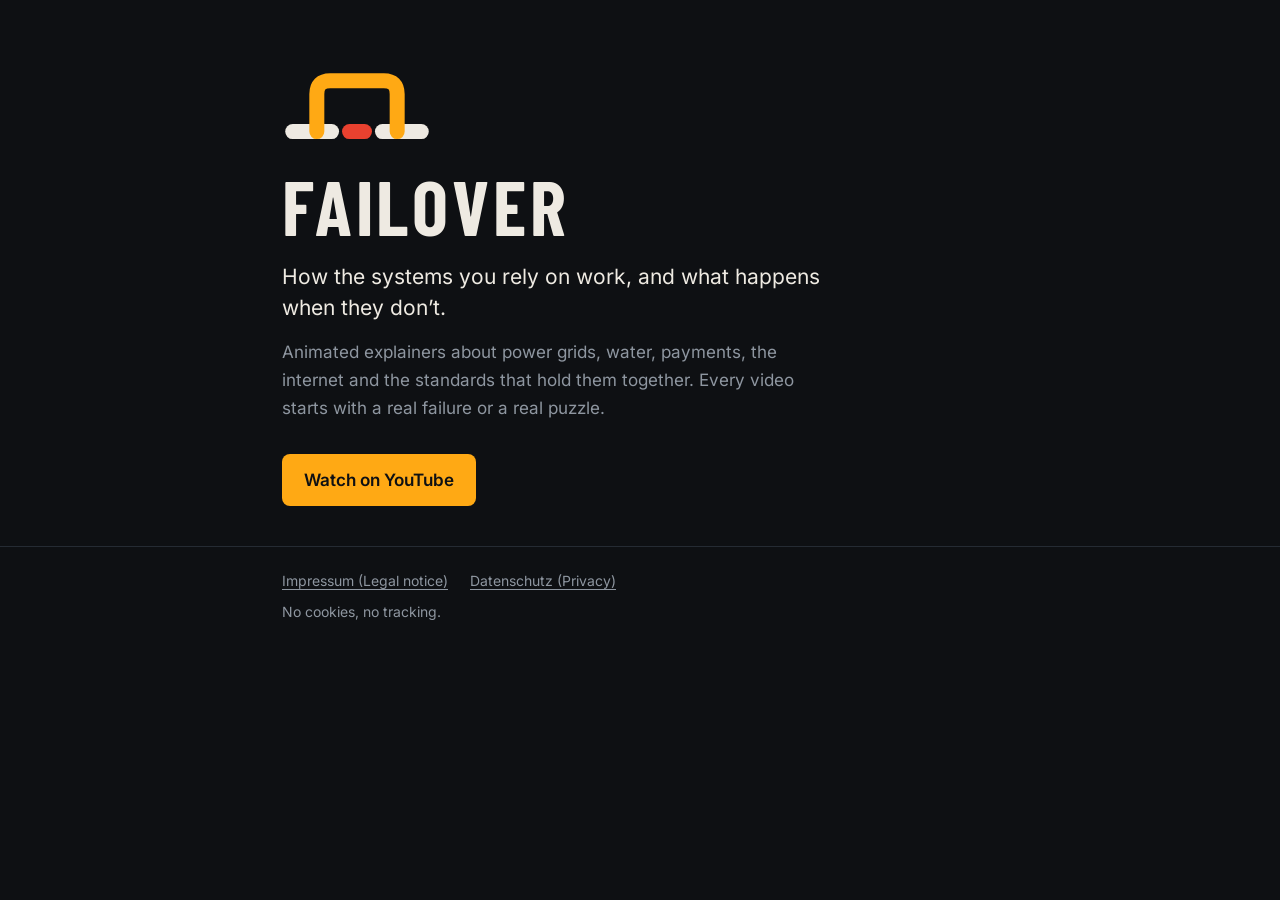
<file: index.html>
<!DOCTYPE html>
<html lang="en">
<head>
<meta charset="utf-8">
<meta name="viewport" content="width=device-width, initial-scale=1">
<meta http-equiv="Content-Security-Policy" content="default-src 'none'; style-src 'self'; font-src 'self'; img-src data:; base-uri 'none'; form-action 'none'">
<meta name="referrer" content="no-referrer">
<meta name="description" content="Failover: animated explainers about the systems you rely on, and what happens when they fail.">
<title>Failover</title>
<link rel="icon" href="data:image/svg+xml,%3Csvg xmlns='http://www.w3.org/2000/svg' viewBox='0 0 100 100'%3E%3Crect width='100' height='100' rx='22' fill='%230E1013'/%3E%3Cg fill='none' stroke-linecap='round' stroke-width='9'%3E%3Cpath d='M12 64H27M73 64H88' stroke='%23EEEAE2'/%3E%3Cpath d='M45 64H55' stroke='%23E8412F'/%3E%3Cpath d='M26 64V40Q26 31 35 31H65Q74 31 74 40V64' stroke='%23FFA914'/%3E%3C/g%3E%3C/svg%3E">
<link rel="stylesheet" href="css/site.css">
</head>
<body>
<main class="wrap home">
  <section class="hero">
    <svg viewBox="-280 -150 560 270" aria-hidden="true" focusable="false">
      <g fill="none" stroke-linecap="round" stroke-linejoin="round" stroke-width="56">
        <path d="M-240 80H-95" stroke="#EEEAE2"/>
        <path d="M-28 80H28" stroke="#E8412F"/>
        <path d="M95 80H240" stroke="#EEEAE2"/>
        <path d="M-150 80V-60Q-150 -110 -100 -110H100Q150 -110 150 -60V80" stroke="#FFA914"/>
      </g>
    </svg>
    <h1 class="big">Failover</h1>
    <p class="lead">How the systems you rely on work, and what happens when they don’t.</p>
    <p class="dimtext">Animated explainers about power grids, water, payments, the internet and the standards that hold them together. Every video starts with a real failure or a real puzzle.</p>
    <a class="btn" href="https://www.youtube.com/@failovertv">Watch on YouTube</a>
  </section>
</main>
<footer>
  <div class="wrap">
    <div class="links">
      <a href="impressum/">Impressum (Legal notice)</a>
      <a href="datenschutz/">Datenschutz (Privacy)</a>
    </div>
    <div>No cookies, no tracking.</div>
  </div>
</footer>
</body>
</html>
</file>
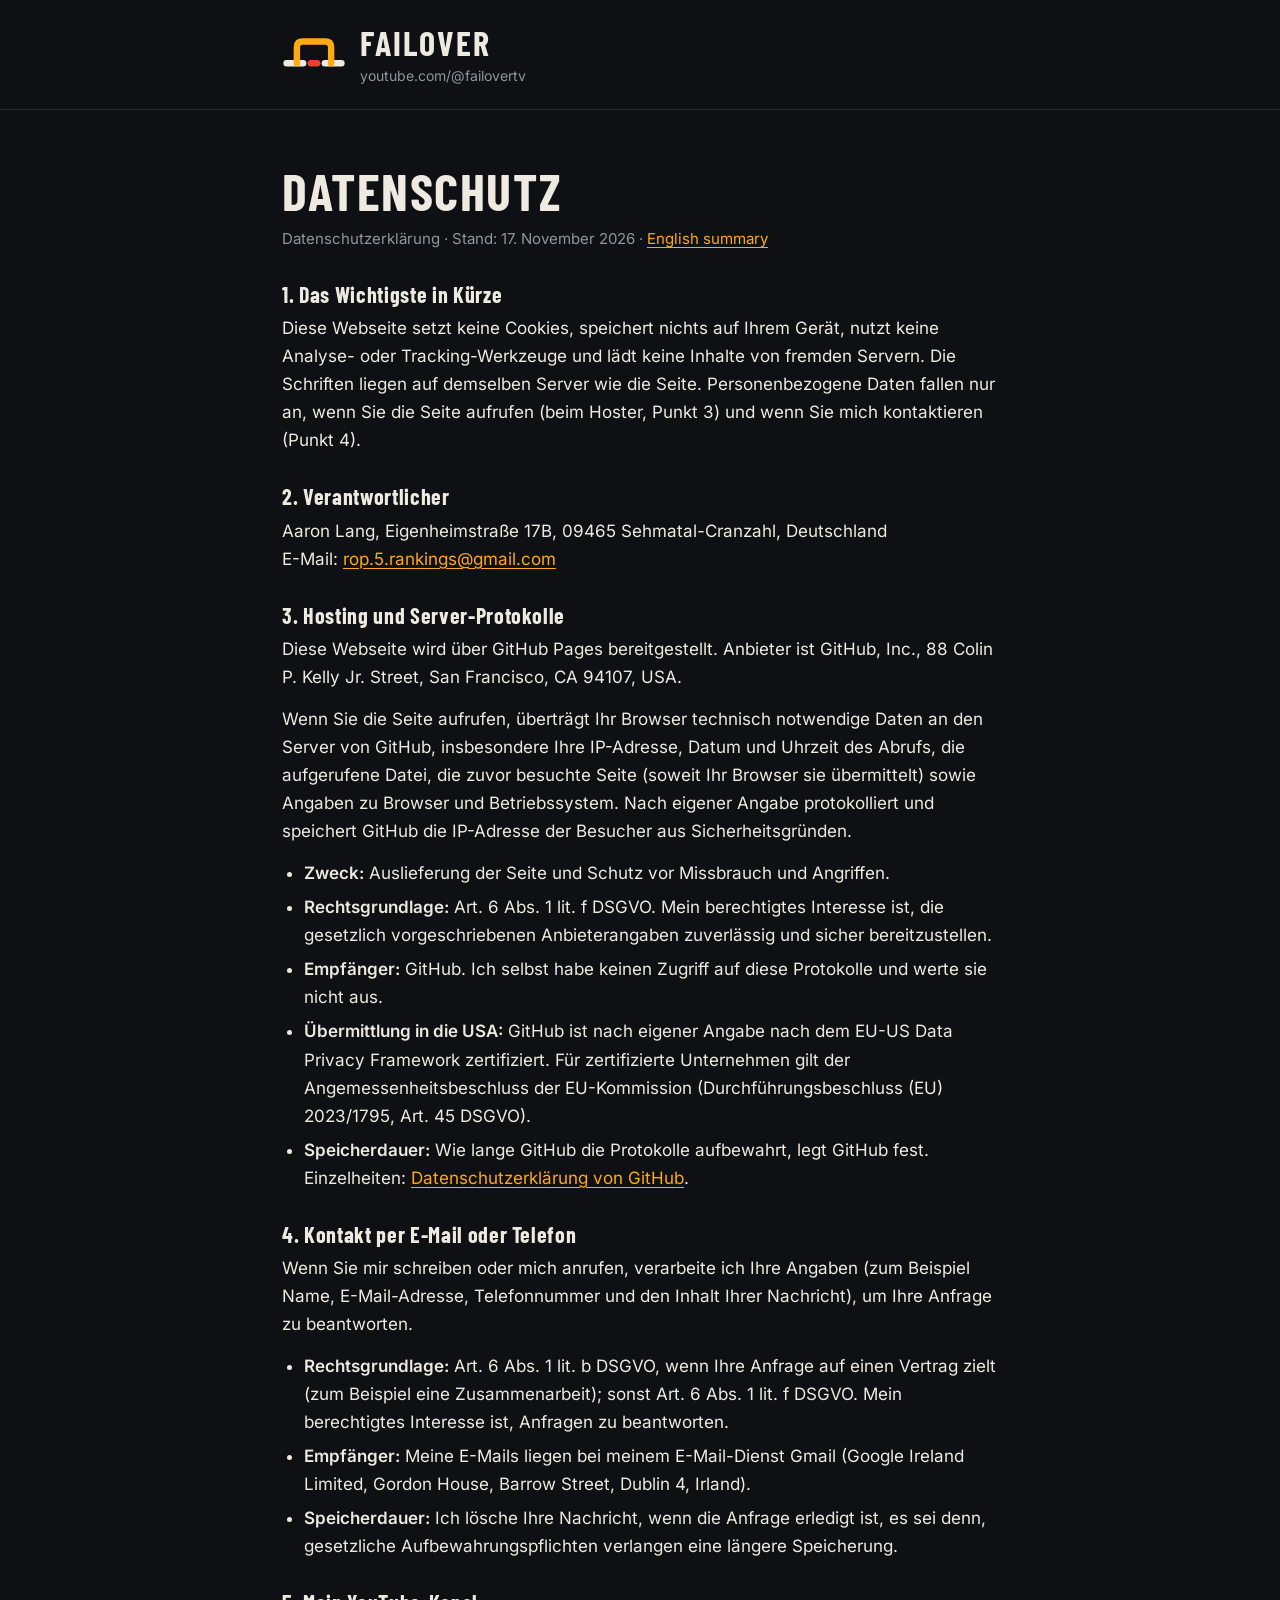
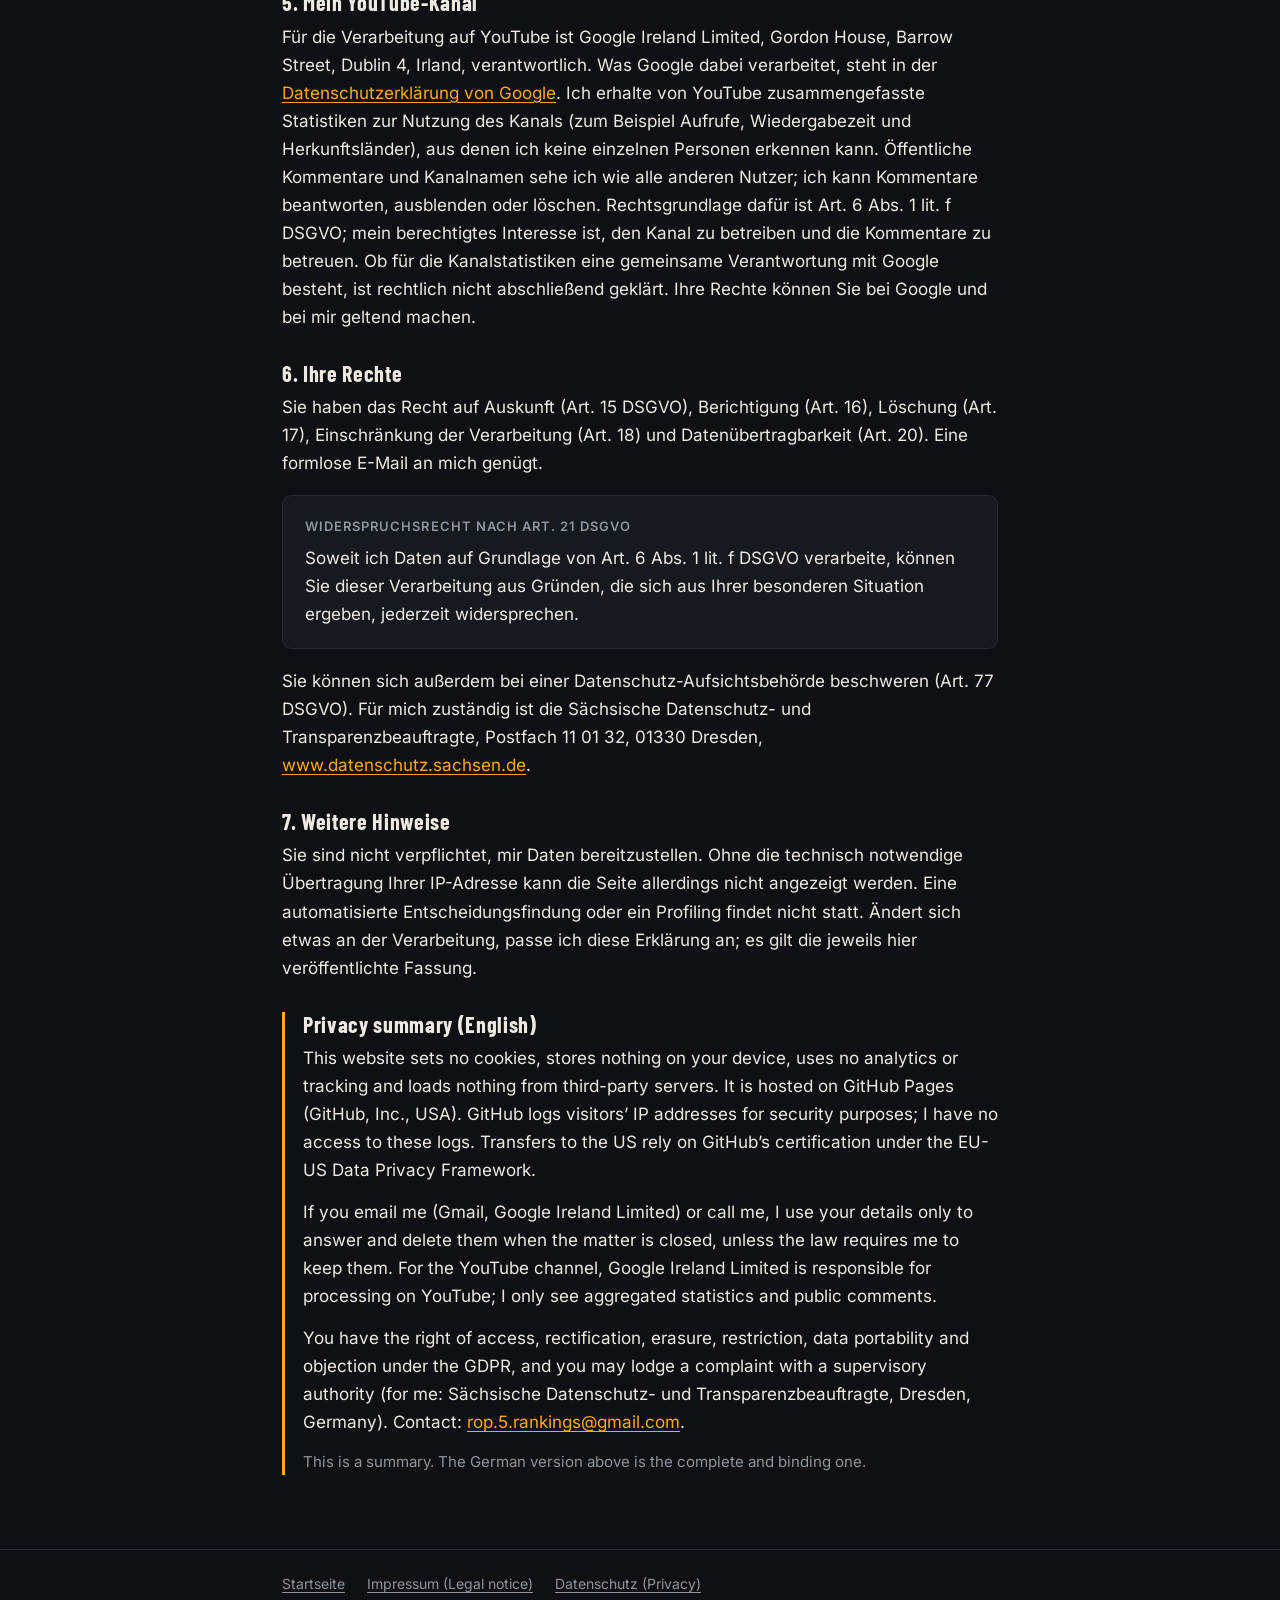
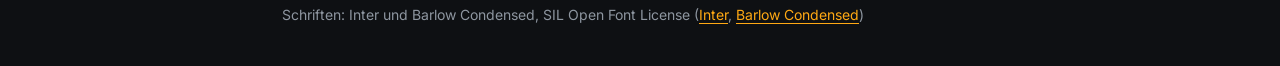
<file: datenschutz/index.html>
<!DOCTYPE html>
<html lang="de">
<head>
<meta charset="utf-8">
<meta name="viewport" content="width=device-width, initial-scale=1">
<meta http-equiv="Content-Security-Policy" content="default-src 'none'; style-src 'self'; font-src 'self'; img-src data:; base-uri 'none'; form-action 'none'">
<meta name="referrer" content="no-referrer">
<meta name="robots" content="noindex, nofollow">
<title>Datenschutzerklärung · Failover</title>
<link rel="icon" href="data:image/svg+xml,%3Csvg xmlns='http://www.w3.org/2000/svg' viewBox='0 0 100 100'%3E%3Crect width='100' height='100' rx='22' fill='%230E1013'/%3E%3Cg fill='none' stroke-linecap='round' stroke-width='9'%3E%3Cpath d='M12 64H27M73 64H88' stroke='%23EEEAE2'/%3E%3Cpath d='M45 64H55' stroke='%23E8412F'/%3E%3Cpath d='M26 64V40Q26 31 35 31H65Q74 31 74 40V64' stroke='%23FFA914'/%3E%3C/g%3E%3C/svg%3E">
<link rel="stylesheet" href="../css/site.css">
</head>
<body>
<header>
  <div class="wrap">
    <div class="brand">
      <a href="../" aria-label="Failover, Startseite">
        <svg viewBox="-280 -150 560 270" aria-hidden="true" focusable="false">
          <g fill="none" stroke-linecap="round" stroke-linejoin="round" stroke-width="56">
            <path d="M-240 80H-95" stroke="#EEEAE2"/>
            <path d="M-28 80H28" stroke="#E8412F"/>
            <path d="M95 80H240" stroke="#EEEAE2"/>
            <path d="M-150 80V-60Q-150 -110 -100 -110H100Q150 -110 150 -60V80" stroke="#FFA914"/>
          </g>
        </svg>
      </a>
      <div>
        <div class="name"><a href="../">Failover</a></div>
        <div class="tag">youtube.com/@failovertv</div>
      </div>
    </div>
  </div>
</header>

<main class="wrap">
<section aria-labelledby="h-datenschutz">
  <h1 id="h-datenschutz">Datenschutz</h1>
  <p class="sub">Datenschutzerklärung · Stand: 17. November 2026 · <a href="#privacy" hreflang="en">English summary</a></p>

  <h3>1. Das Wichtigste in Kürze</h3>
  <p>Diese Webseite setzt keine Cookies, speichert nichts auf Ihrem Gerät, nutzt keine Analyse- oder Tracking-Werkzeuge und lädt keine Inhalte von fremden Servern. Die Schriften liegen auf demselben Server wie die Seite. Personenbezogene Daten fallen nur an, wenn Sie die Seite aufrufen (beim Hoster, Punkt 3) und wenn Sie mich kontaktieren (Punkt 4).</p>

  <h3>2. Verantwortlicher</h3>
  <p>Aaron Lang, Eigenheimstraße 17B, 09465 Sehmatal-Cranzahl, Deutschland<br>
  E-Mail: <a href="mailto:rop.5.rankings@gmail.com">rop.5.rankings@gmail.com</a></p>

  <h3>3. Hosting und Server-Protokolle</h3>
  <p>Diese Webseite wird über GitHub Pages bereitgestellt. Anbieter ist GitHub, Inc., 88 Colin P. Kelly Jr. Street, San Francisco, CA 94107, USA.</p>
  <p>Wenn Sie die Seite aufrufen, überträgt Ihr Browser technisch notwendige Daten an den Server von GitHub, insbesondere Ihre IP-Adresse, Datum und Uhrzeit des Abrufs, die aufgerufene Datei, die zuvor besuchte Seite (soweit Ihr Browser sie übermittelt) sowie Angaben zu Browser und Betriebssystem. Nach eigener Angabe protokolliert und speichert GitHub die IP-Adresse der Besucher aus Sicherheitsgründen.</p>
  <ul>
    <li><strong>Zweck:</strong> Auslieferung der Seite und Schutz vor Missbrauch und Angriffen.</li>
    <li><strong>Rechtsgrundlage:</strong> Art. 6 Abs. 1 lit. f DSGVO. Mein berechtigtes Interesse ist, die gesetzlich vorgeschriebenen Anbieterangaben zuverlässig und sicher bereitzustellen.</li>
    <li><strong>Empfänger:</strong> GitHub. Ich selbst habe keinen Zugriff auf diese Protokolle und werte sie nicht aus.</li>
    <li><strong>Übermittlung in die USA:</strong> GitHub ist nach eigener Angabe nach dem EU-US Data Privacy Framework zertifiziert. Für zertifizierte Unternehmen gilt der Angemessenheitsbeschluss der EU-Kommission (Durchführungsbeschluss (EU) 2023/1795, Art. 45 DSGVO).</li>
    <li><strong>Speicherdauer:</strong> Wie lange GitHub die Protokolle aufbewahrt, legt GitHub fest. Einzelheiten: <a href="https://docs.github.com/de/site-policy/privacy-policies/github-general-privacy-statement">Datenschutzerklärung von GitHub</a>.</li>
  </ul>

  <h3>4. Kontakt per E-Mail oder Telefon</h3>
  <p>Wenn Sie mir schreiben oder mich anrufen, verarbeite ich Ihre Angaben (zum Beispiel Name, E-Mail-Adresse, Telefonnummer und den Inhalt Ihrer Nachricht), um Ihre Anfrage zu beantworten.</p>
  <ul>
    <li><strong>Rechtsgrundlage:</strong> Art. 6 Abs. 1 lit. b DSGVO, wenn Ihre Anfrage auf einen Vertrag zielt (zum Beispiel eine Zusammenarbeit); sonst Art. 6 Abs. 1 lit. f DSGVO. Mein berechtigtes Interesse ist, Anfragen zu beantworten.</li>
    <li><strong>Empfänger:</strong> Meine E-Mails liegen bei meinem E-Mail-Dienst Gmail (Google Ireland Limited, Gordon House, Barrow Street, Dublin 4, Irland).</li>
    <li><strong>Speicherdauer:</strong> Ich lösche Ihre Nachricht, wenn die Anfrage erledigt ist, es sei denn, gesetzliche Aufbewahrungspflichten verlangen eine längere Speicherung.</li>
  </ul>


  <h3>5. Mein YouTube-Kanal</h3>
  <p>Für die Verarbeitung auf YouTube ist Google Ireland Limited, Gordon House, Barrow Street, Dublin 4, Irland, verantwortlich. Was Google dabei verarbeitet, steht in der <a href="https://policies.google.com/privacy?hl=de">Datenschutzerklärung von Google</a>. Ich erhalte von YouTube zusammengefasste Statistiken zur Nutzung des Kanals (zum Beispiel Aufrufe, Wiedergabezeit und Herkunftsländer), aus denen ich keine einzelnen Personen erkennen kann. Öffentliche Kommentare und Kanalnamen sehe ich wie alle anderen Nutzer; ich kann Kommentare beantworten, ausblenden oder löschen. Rechtsgrundlage dafür ist Art. 6 Abs. 1 lit. f DSGVO; mein berechtigtes Interesse ist, den Kanal zu betreiben und die Kommentare zu betreuen. Ob für die Kanalstatistiken eine gemeinsame Verantwortung mit Google besteht, ist rechtlich nicht abschließend geklärt. Ihre Rechte können Sie bei Google und bei mir geltend machen.</p>

  <h3>6. Ihre Rechte</h3>
  <p>Sie haben das Recht auf Auskunft (Art. 15 DSGVO), Berichtigung (Art. 16), Löschung (Art. 17), Einschränkung der Verarbeitung (Art. 18) und Datenübertragbarkeit (Art. 20). Eine formlose E-Mail an mich genügt.</p>
  <div class="card">
    <span class="label">Widerspruchsrecht nach Art. 21 DSGVO</span>
    <p class="m0">Soweit ich Daten auf Grundlage von Art. 6 Abs. 1 lit. f DSGVO verarbeite, können Sie dieser Verarbeitung aus Gründen, die sich aus Ihrer besonderen Situation ergeben, jederzeit widersprechen.</p>
  </div>
  <p>Sie können sich außerdem bei einer Datenschutz-Aufsichtsbehörde beschweren (Art. 77 DSGVO). Für mich zuständig ist die Sächsische Datenschutz- und Transparenzbeauftragte, Postfach 11 01 32, 01330 Dresden, <a href="https://www.datenschutz.sachsen.de">www.datenschutz.sachsen.de</a>.</p>

  <h3>7. Weitere Hinweise</h3>
  <p>Sie sind nicht verpflichtet, mir Daten bereitzustellen. Ohne die technisch notwendige Übertragung Ihrer IP-Adresse kann die Seite allerdings nicht angezeigt werden. Eine automatisierte Entscheidungsfindung oder ein Profiling findet nicht statt. Ändert sich etwas an der Verarbeitung, passe ich diese Erklärung an; es gilt die jeweils hier veröffentlichte Fassung.</p>

  <div class="en" id="privacy" lang="en">
    <h3>Privacy summary (English)</h3>
    <p>This website sets no cookies, stores nothing on your device, uses no analytics or tracking and loads nothing from third-party servers. It is hosted on GitHub Pages (GitHub, Inc., USA). GitHub logs visitors’ IP addresses for security purposes; I have no access to these logs. Transfers to the US rely on GitHub’s certification under the EU-US Data Privacy Framework.</p>
    <p>If you email me (Gmail, Google Ireland Limited) or call me, I use your details only to answer and delete them when the matter is closed, unless the law requires me to keep them. For the YouTube channel, Google Ireland Limited is responsible for processing on YouTube; I only see aggregated statistics and public comments.</p>
    <p>You have the right of access, rectification, erasure, restriction, data portability and objection under the GDPR, and you may lodge a complaint with a supervisory authority (for me: Sächsische Datenschutz- und Transparenzbeauftragte, Dresden, Germany). Contact: <a href="mailto:rop.5.rankings@gmail.com">rop.5.rankings@gmail.com</a>.</p>
    <p class="note">This is a summary. The German version above is the complete and binding one.</p>
  </div>
</section>
</main>

<footer>
  <div class="wrap">
    <div class="links">
      <a href="../">Startseite</a>
      <a href="../impressum/">Impressum (Legal notice)</a>
      <a href="./" aria-current="page">Datenschutz (Privacy)</a>
    </div>
    <div>Schriften: Inter und Barlow Condensed, SIL Open Font License (<a href="../fonts/OFL-Inter.txt">Inter</a>, <a href="../fonts/OFL-Barlow-Condensed.txt">Barlow Condensed</a>)</div>
  </div>
</footer>
</body>
</html>
</file>
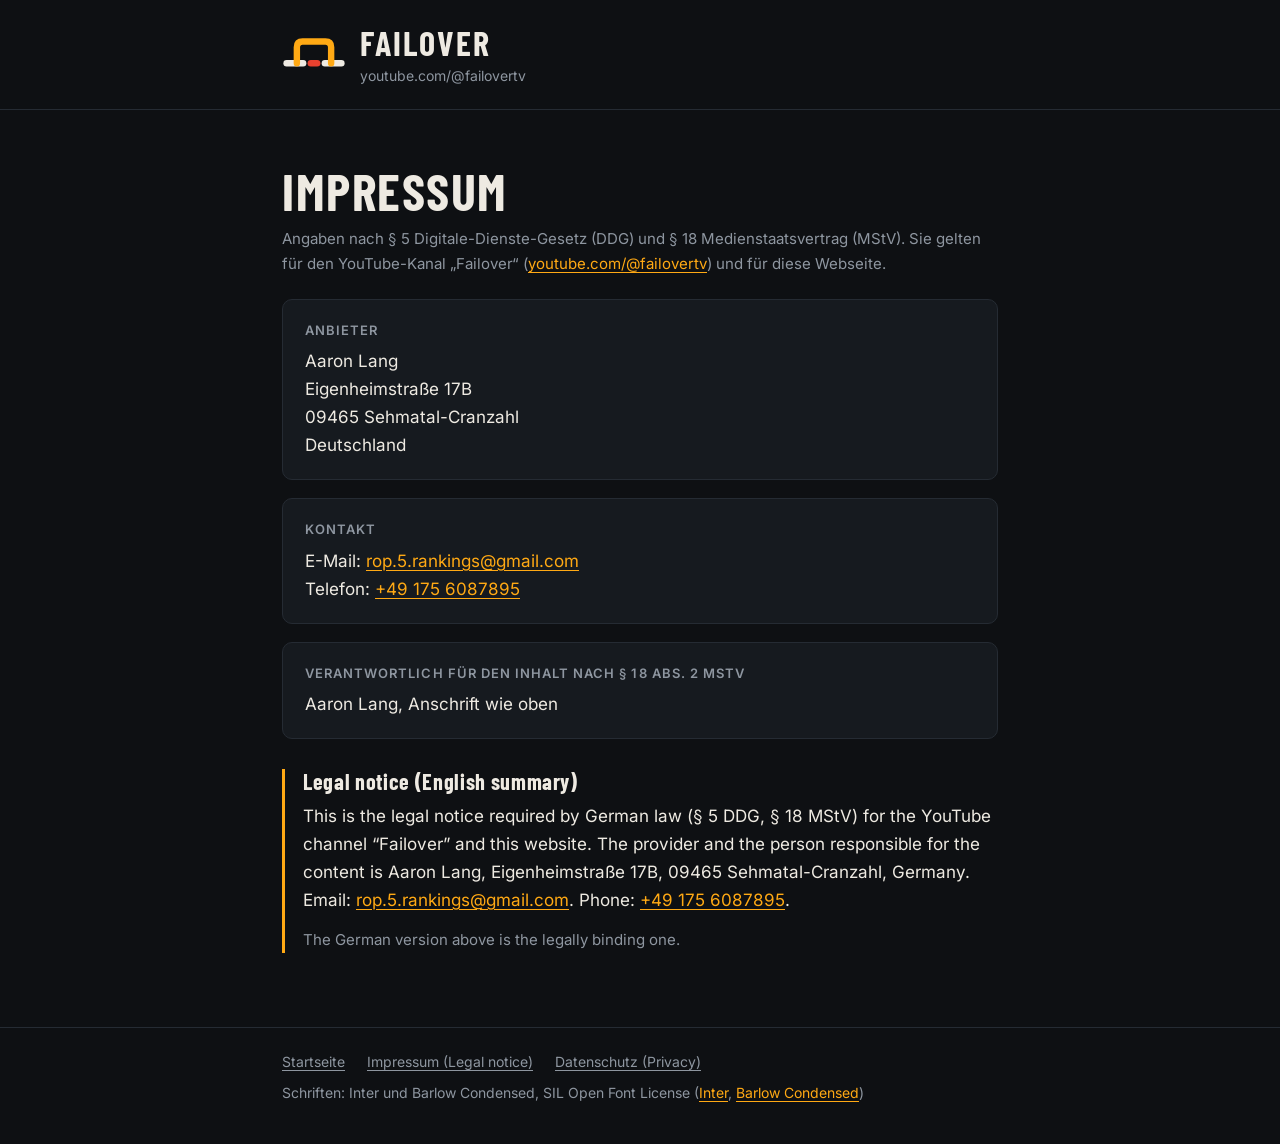
<file: impressum/index.html>
<!DOCTYPE html>
<html lang="de">
<head>
<meta charset="utf-8">
<meta name="viewport" content="width=device-width, initial-scale=1">
<meta http-equiv="Content-Security-Policy" content="default-src 'none'; style-src 'self'; font-src 'self'; img-src data:; base-uri 'none'; form-action 'none'">
<meta name="referrer" content="no-referrer">
<meta name="robots" content="noindex, nofollow">
<title>Impressum · Failover</title>
<link rel="icon" href="data:image/svg+xml,%3Csvg xmlns='http://www.w3.org/2000/svg' viewBox='0 0 100 100'%3E%3Crect width='100' height='100' rx='22' fill='%230E1013'/%3E%3Cg fill='none' stroke-linecap='round' stroke-width='9'%3E%3Cpath d='M12 64H27M73 64H88' stroke='%23EEEAE2'/%3E%3Cpath d='M45 64H55' stroke='%23E8412F'/%3E%3Cpath d='M26 64V40Q26 31 35 31H65Q74 31 74 40V64' stroke='%23FFA914'/%3E%3C/g%3E%3C/svg%3E">
<link rel="stylesheet" href="../css/site.css">
</head>
<body>
<header>
  <div class="wrap">
    <div class="brand">
      <a href="../" aria-label="Failover, Startseite">
        <svg viewBox="-280 -150 560 270" aria-hidden="true" focusable="false">
          <g fill="none" stroke-linecap="round" stroke-linejoin="round" stroke-width="56">
            <path d="M-240 80H-95" stroke="#EEEAE2"/>
            <path d="M-28 80H28" stroke="#E8412F"/>
            <path d="M95 80H240" stroke="#EEEAE2"/>
            <path d="M-150 80V-60Q-150 -110 -100 -110H100Q150 -110 150 -60V80" stroke="#FFA914"/>
          </g>
        </svg>
      </a>
      <div>
        <div class="name"><a href="../">Failover</a></div>
        <div class="tag">youtube.com/@failovertv</div>
      </div>
    </div>
  </div>
</header>

<main class="wrap">
<section aria-labelledby="h-impressum">
  <h1 id="h-impressum">Impressum</h1>
  <p class="sub">Angaben nach § 5 Digitale-Dienste-Gesetz (DDG) und § 18 Medienstaatsvertrag (MStV). Sie gelten für den YouTube-Kanal „Failover“ (<a href="https://www.youtube.com/@failovertv">youtube.com/@failovertv</a>) und für diese Webseite.</p>

  <div class="card">
    <span class="label">Anbieter</span>
    <address>
      Aaron Lang<br>
      Eigenheimstraße 17B<br>
      09465 Sehmatal-Cranzahl<br>
      Deutschland
    </address>
  </div>

  <div class="card">
    <span class="label">Kontakt</span>
    <p class="m0">E-Mail: <a href="mailto:rop.5.rankings@gmail.com">rop.5.rankings@gmail.com</a><br>
    Telefon: <a href="tel:+491756087895">+49 175 6087895</a></p>
  </div>

  <div class="card">
    <span class="label">Verantwortlich für den Inhalt nach § 18 Abs. 2 MStV</span>
    <p class="m0">Aaron Lang, Anschrift wie oben</p>
  </div>

  <div class="en" id="legal-notice" lang="en">
    <h3>Legal notice (English summary)</h3>
    <p>This is the legal notice required by German law (§ 5 DDG, § 18 MStV) for the YouTube channel “Failover” and this website. The provider and the person responsible for the content is Aaron Lang, Eigenheimstraße 17B, 09465 Sehmatal-Cranzahl, Germany. Email: <a href="mailto:rop.5.rankings@gmail.com">rop.5.rankings@gmail.com</a>. Phone: <a href="tel:+491756087895">+49 175 6087895</a>.</p>
    <p class="note">The German version above is the legally binding one.</p>
  </div>
</section>
</main>

<footer>
  <div class="wrap">
    <div class="links">
      <a href="../">Startseite</a>
      <a href="./" aria-current="page">Impressum (Legal notice)</a>
      <a href="../datenschutz/">Datenschutz (Privacy)</a>
    </div>
    <div>Schriften: Inter und Barlow Condensed, SIL Open Font License (<a href="../fonts/OFL-Inter.txt">Inter</a>, <a href="../fonts/OFL-Barlow-Condensed.txt">Barlow Condensed</a>)</div>
  </div>
</footer>
</body>
</html>
</file>
<file: css/site.css>
@font-face{font-family:"Inter";font-style:normal;font-weight:400;font-display:swap;src:url("../fonts/inter-latin-400-normal.woff2") format("woff2")}
@font-face{font-family:"Inter";font-style:normal;font-weight:600;font-display:swap;src:url("../fonts/inter-latin-600-normal.woff2") format("woff2")}
@font-face{font-family:"Barlow Condensed";font-style:normal;font-weight:700;font-display:swap;src:url("../fonts/barlow-condensed-latin-700-normal.woff2") format("woff2")}
:root{
  --night:#0E1013; --panel:#161A1F; --wire:#252B33; --wire2:#3A424C;
  --text:#EEEAE2; --dim:#8E96A0; --amber:#FFA914; --red:#E8412F;
}
*{box-sizing:border-box}
html{background:var(--night);color:var(--text);-webkit-text-size-adjust:100%}
body{margin:0;font:400 17px/1.65 "Inter",system-ui,-apple-system,"Segoe UI",sans-serif}
a{color:var(--amber);text-decoration:underline;text-decoration-thickness:1px;text-underline-offset:3px}
a:hover{text-decoration-thickness:2px}
a:focus-visible{outline:2px solid var(--amber);outline-offset:3px;border-radius:2px}
.wrap{max-width:760px;margin:0 auto;padding:0 22px}
header{border-bottom:1px solid var(--wire)}
.brand{display:flex;align-items:center;gap:14px;padding:26px 0 22px}
.brand svg{width:64px;height:auto;flex:none}
.brand .name{font:700 34px/1 "Barlow Condensed",sans-serif;letter-spacing:.06em;text-transform:uppercase}
.brand .tag{color:var(--dim);font-size:14px;margin-top:4px}
nav{display:flex;flex-wrap:wrap;gap:6px 22px;padding:0 0 18px;font-size:15px}
nav a{color:var(--dim);text-decoration:none}
nav a:hover,nav a:focus-visible{color:var(--amber)}
main.wrap{padding:52px 22px 60px}
h1,h2,h3{font-family:"Barlow Condensed",sans-serif;font-weight:700;letter-spacing:.03em;line-height:1.1;margin:0}
h1{font-size:52px;text-transform:uppercase;margin-bottom:8px}
h2{font-size:34px;text-transform:uppercase;margin:56px 0 6px;padding-top:6px}
h3{font-size:22px;margin:30px 0 8px;color:var(--text)}
h2 + .sub, h1 + .sub{color:var(--dim);font-size:15px;margin:0 0 22px}
p{margin:0 0 14px}
.card{background:var(--panel);border:1px solid var(--wire);border-radius:10px;padding:20px 22px;margin:18px 0}
.card .label{display:block;color:var(--dim);font-size:13px;letter-spacing:.08em;text-transform:uppercase;margin-bottom:6px;font-weight:600}
address{font-style:normal}
.rule{height:6px;margin:40px 0 0;background:linear-gradient(90deg,var(--wire2) 0 42%,var(--red) 42% 58%,var(--wire2) 58% 100%);border-radius:3px;opacity:.9}
ul{margin:0 0 14px;padding-left:22px}
li{margin:0 0 6px}
.en{border-left:3px solid var(--amber);padding-left:18px;margin-top:20px}
.note{color:var(--dim);font-size:15px}
footer{border-top:1px solid var(--wire);color:var(--dim);font-size:14px;padding:22px 0 40px}
@media (max-width:520px){
  body{font-size:16px}
  h1{font-size:40px}
  h2{font-size:28px}
  .brand .name{font-size:28px}
}
@media print{
  html,body{background:#fff;color:#000}
  .card{background:#fff;border-color:#999}
  a{color:#000}
  nav,.rule{display:none}
}
/* landing page */
main.wrap.home{padding:0 22px}
.hero{padding:70px 0 40px}
.hero svg{width:150px;height:auto;display:block;margin-bottom:28px}
.hero .big{font:700 76px/0.95 "Barlow Condensed",sans-serif;letter-spacing:.05em;text-transform:uppercase;margin:0 0 18px}
.hero .lead{font-size:21px;line-height:1.5;max-width:560px;margin:0 0 14px}
.hero p.dimtext{color:var(--dim);max-width:560px}
.btn{display:inline-block;margin-top:18px;padding:12px 22px;border-radius:8px;background:var(--amber);color:var(--night);font-weight:600;text-decoration:none}
.btn:hover{background:#ffbb45}
.btn:focus-visible{outline:2px solid var(--text);outline-offset:3px}
.brand a{color:inherit;text-decoration:none}
footer .links{display:flex;flex-wrap:wrap;gap:6px 22px;margin-bottom:8px}
footer .links a{color:var(--dim)}
footer .links a:hover{color:var(--amber)}
@media (max-width:520px){.hero .big{font-size:56px}.hero .lead{font-size:19px}}
.m0{margin:0}
</file>
